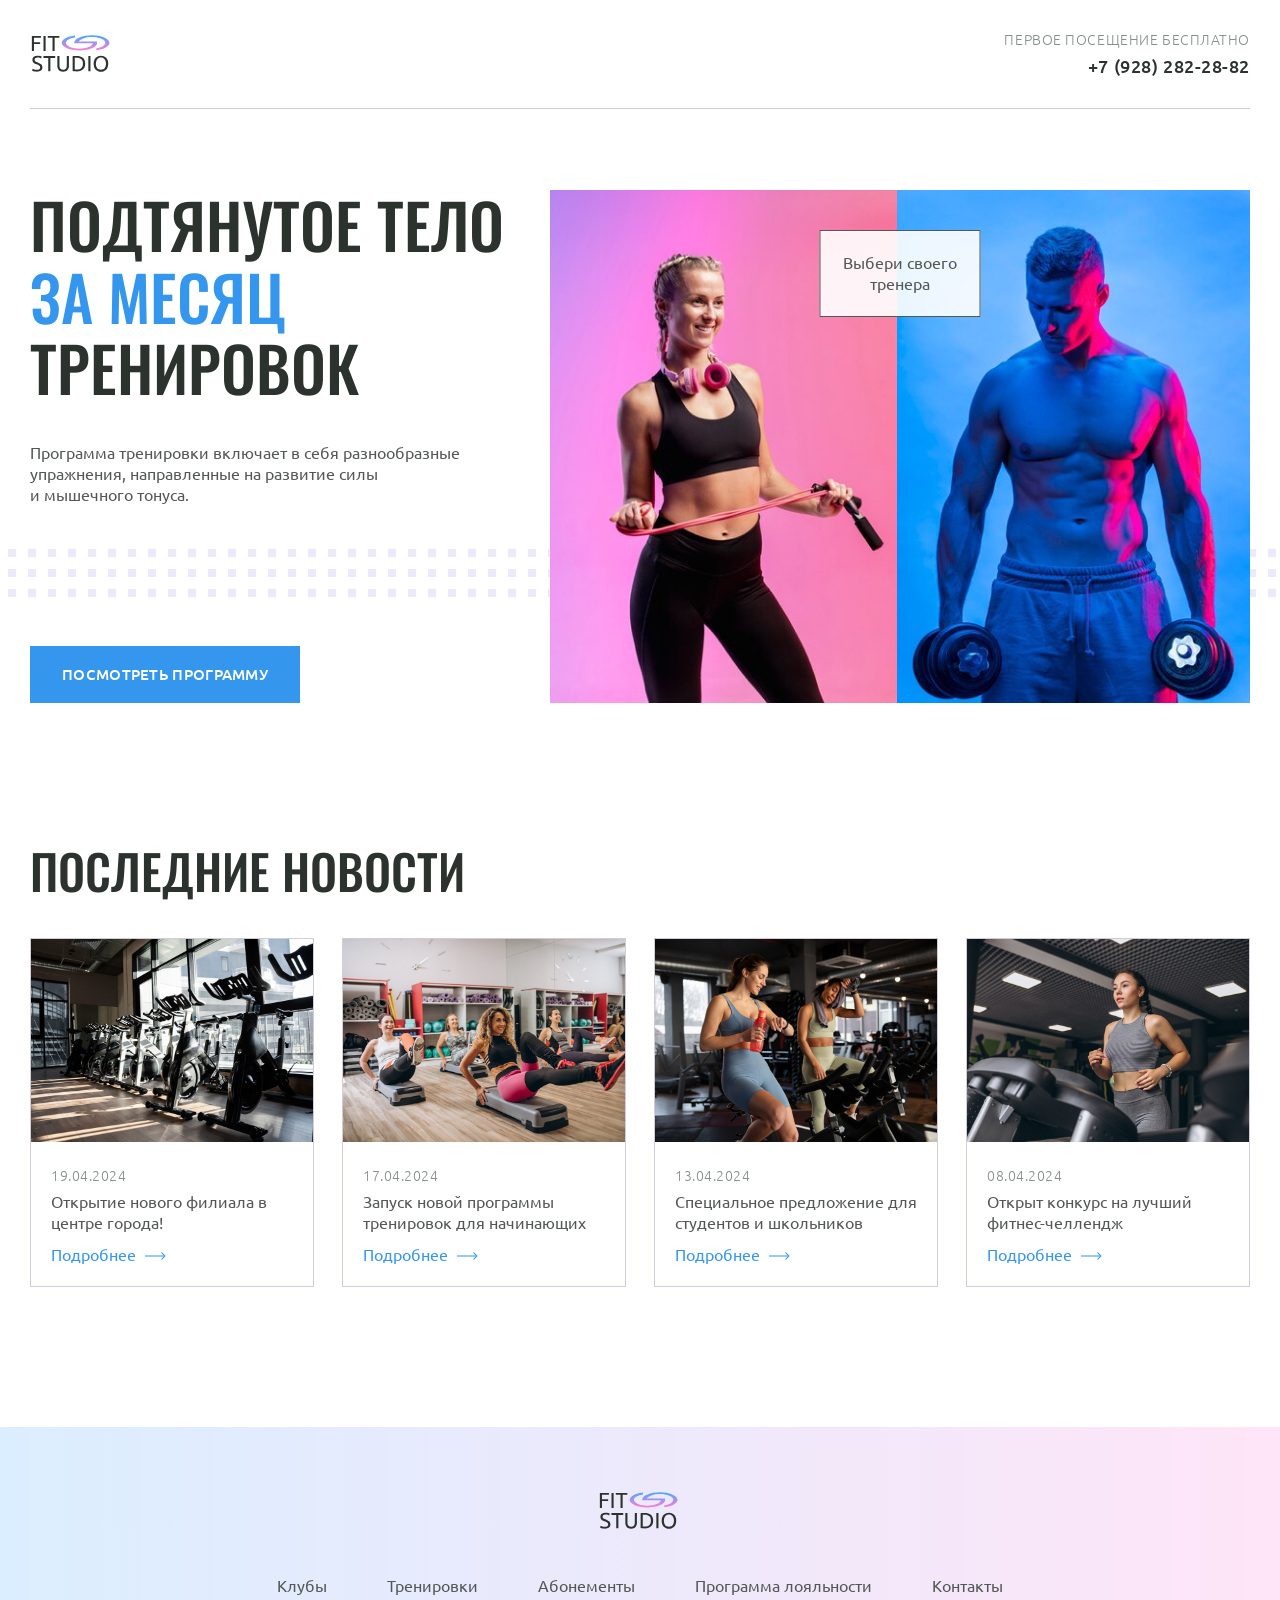
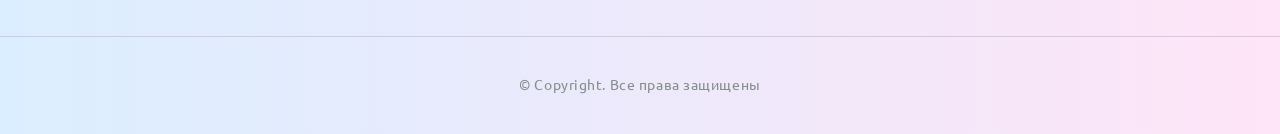
<file: index.html>
<!doctype html>
<html lang="ru">
  <head>
    <meta charset="UTF-8" />
    <meta name="viewport" content="width=device-width, initial-scale=1.0" />
    <title>Fit Studio - Главная</title>
    <link rel="stylesheet" href="./css/normalize.css" />
    <link rel="stylesheet" href="./css/fonts.css" />
    <link rel="stylesheet" href="./css/globals.css" />
    <link rel="stylesheet" href="./css/header.css" />
    <link rel="stylesheet" href="./css/index.css" />
    <link rel="stylesheet" href="./css/footer.css" />
    <link
      rel="icon"
      href="./images/favicon-icon.svg"
      sizes="128x128"
      tipe="image/svg+xml"
    />
  </head>
  <body>
    <header class="header">
      <div class="container">
        <div class="header-inner">
          <a href="/">
            <img
              src="./images/logo-icon.svg.svg"
              width="84"
              height="45"
              alt="Лого фитнеса"
            />
          </a>
          <div class="phone text-sub">
            <p>Первое посещение бесплатно</p>
            <a href="tel:+79282822882">+7 (928) 282-28-82</a>
          </div>
        </div>
      </div>
    </header>
    <section class="hero section">
      <div class="container hero-container">
        <div class="hero-info">
          <h1>Подтянутое тело <strong>за месяц</strong> тренировок</h1>
          <p class="text">
            Программа тренировки включает в себя разнообразные упражнения,
            направленные на развитие силы и мышечного тонуса.
          </p>
          <a class="button" href="#">Посмотреть программу</a>
        </div>
        <div class="hero-images">
          <p class="hero-choose text">Выбери своего тренера</p>
          <img
            src="./images/sporty-woman-img.jpeg.jpg"
            width="347"
            height="513"
            alt="спортик девушка на розовом фоне"
          />
          <img
            src="./images/sporty-man-img.jpeg.jpg"
            width="353"
            height="513"
            alt="спортик мужик на голубом фоне"
          />
        </div>
      </div>
    </section>
    <section class="news section">
      <div class="container">
        <h2 class="title-large">Последние новости</h2>
        <div class="news-container">
          <article class="news-article">
            <header>
              <img
                src="./images/news/news-img-1.jpg"
                width="284"
                height="203"
                alt="велотренажеры в спортивном зале"
              />
              <div class="news-info">
                <time class="news-date text-sub" datetime="2024-04-19"
                  >19.04.2024</time
                >
                <h3 class="text">Открытие нового филиала в центре города!</h3>
              </div>
            </header>
            <footer>
              <a class="news-link" href="article.html"> Подробнее </a>
            </footer>
          </article>
          <article class="news-article">
            <header>
              <img
                src="./images/news/news-img-2.jpg"
                width="284"
                height="203"
                alt="Группа женщин занимается спортом"
              />
              <div class="news-info">
                <time class="news-date text-sub" datetime="2024-04-17"
                  >17.04.2024</time
                >
                <h3 class="text">
                  Запуск новой программы тренировок для начинающих
                </h3>
              </div>
            </header>
            <footer>
              <a class="news-link" href="article.html"> Подробнее </a>
            </footer>
          </article>
          <article class="news-article">
            <header>
              <img
                src="./images/news/news-img-3.jpg"
                width="284"
                height="203"
                alt="Одна женщина пьет а другая смотрит на часы"
              />
              <div class="news-info">
                <time class="news-date text-sub" datetime="2024-04-13"
                  >13.04.2024</time
                >
                <h3 class="text">
                  Специальное предложение для студентов и школьников
                </h3>
              </div>
            </header>
            <footer>
              <a class="news-link" href="article.html"> Подробнее </a>
            </footer>
          </article>
          <article class="news-article">
            <header>
              <img
                src="./images/news/news-img-4.jpg"
                width="284"
                height="203"
                alt="Женщина бежит на беговой дорожке"
              />
              <div class="news-info">
                <time class="news-date text-sub" datetime="2024-04-08"
                  >08.04.2024</time
                >
                <h3 class="text">Открыт конкурс на лучший фитнес-челлендж</h3>
              </div>
            </header>
            <footer>
              <a class="news-link" href="article.html"> Подробнее </a>
            </footer>
          </article>
        </div>
      </div>
    </section>
    <footer class="footer">
      <div class="footer-top">
        <div class="container">
          <a class="footer-logo" href="#">
            <img
              src="./images/logo-icon.svg.svg"
              width="84"
              height="45"
              alt="Лого фитнеса"
            />
          </a>
          <nav class="menu">
            <ul>
              <li><a href="#">Клубы</a></li>
              <li><a href="#">Тренировки</a></li>
              <li><a href="#">Абонементы</a></li>
              <li><a href="#">Программа лояльности</a></li>
              <li><a href="#">Контакты</a></li>
            </ul>
          </nav>
        </div>
      </div>
      <div class="container">
        <p class="copyright">&copy; Copyright. Все права защищены</p>
      </div>
    </footer>
  </body>
</html>
</file>
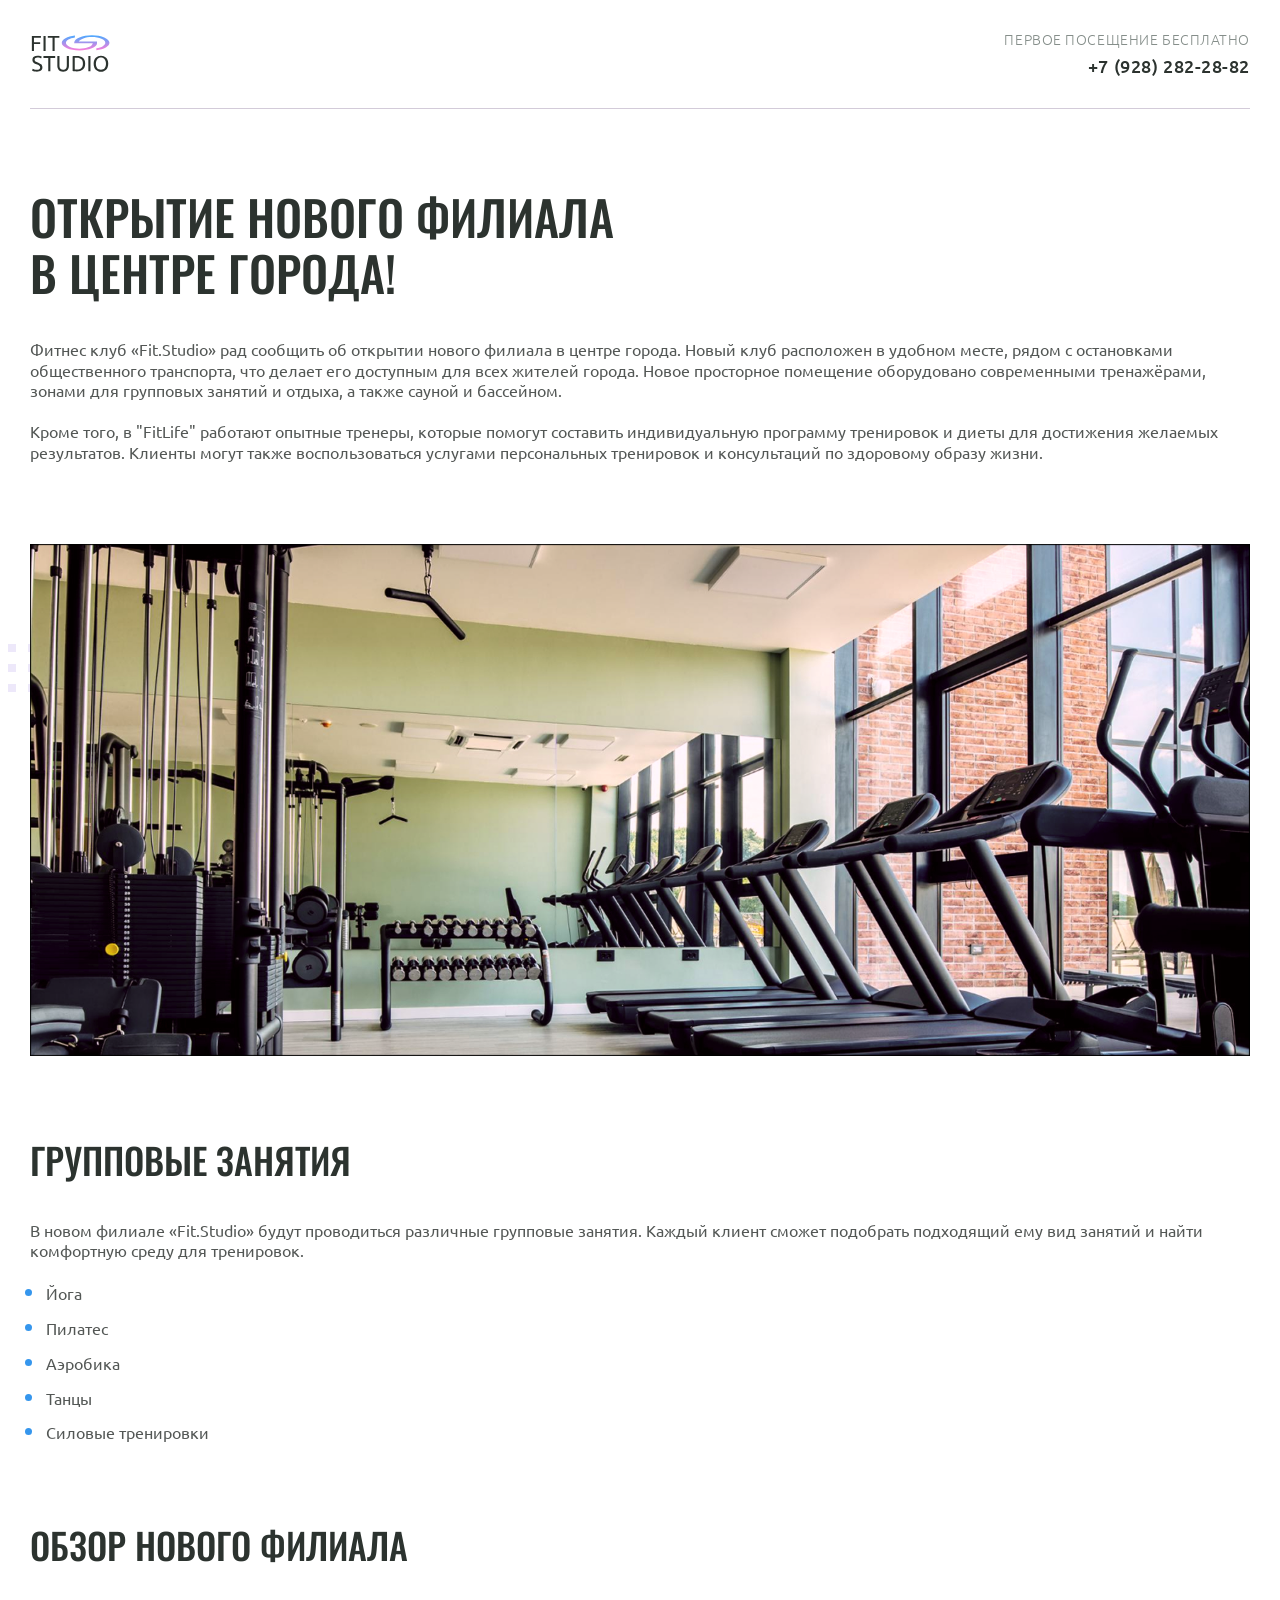
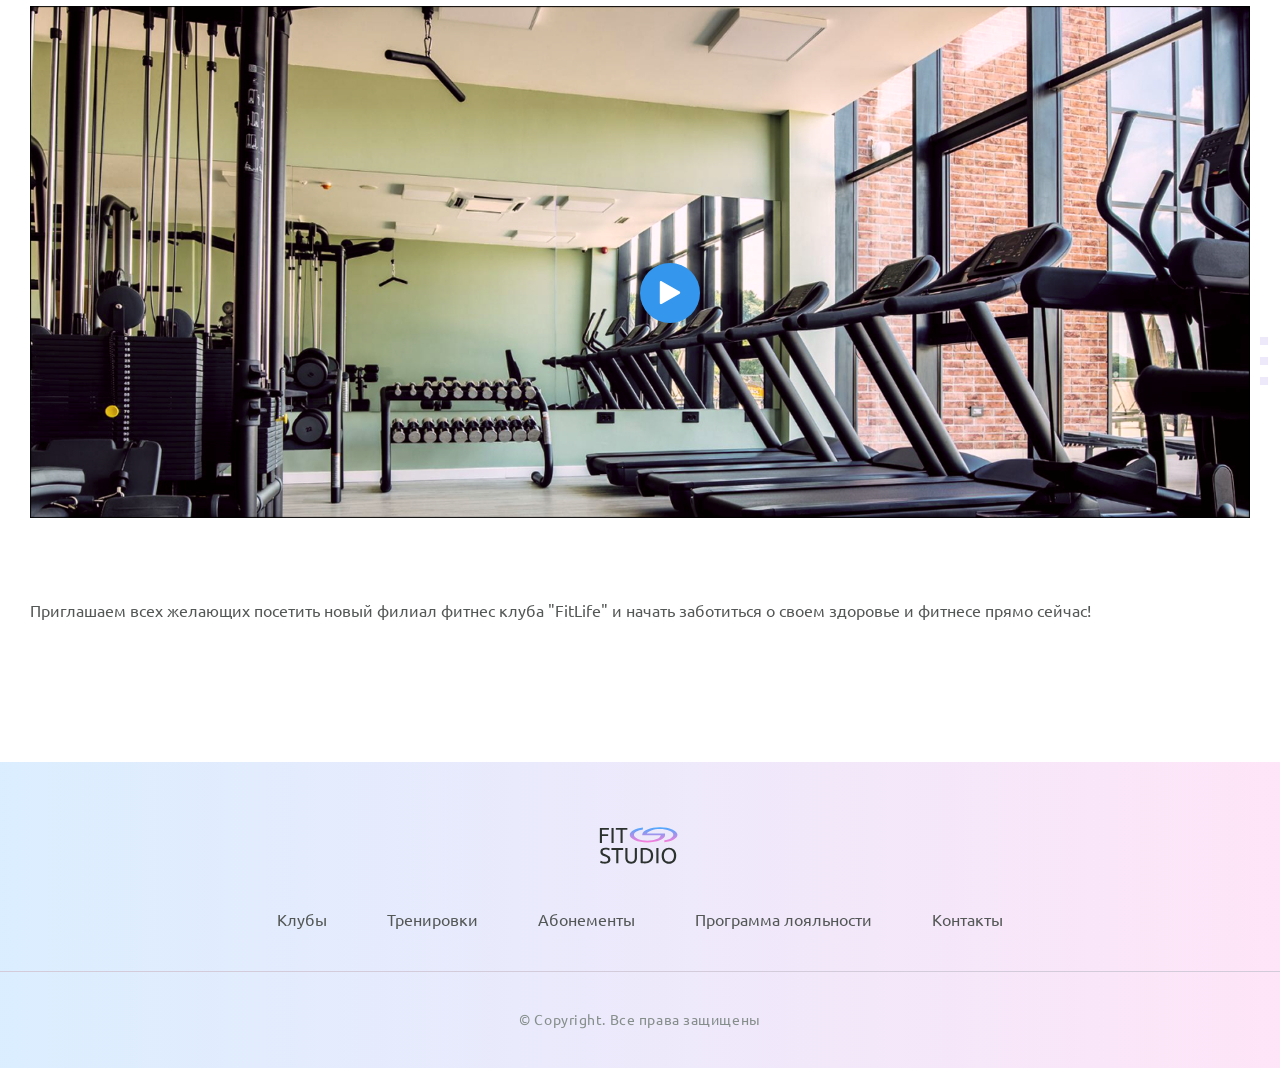
<file: article.html>
<!doctype html>
<html lang="ru">
  <head>
    <meta charset="UTF-8" />
    <meta name="viewport" content="width=device-width, initial-scale=1.0" />
    <title>Fit Studio - Открытие нового филиала!</title>
    <link rel="stylesheet" href="./css/normalize.css" />
    <link rel="stylesheet" href="./css/fonts.css" />
    <link rel="stylesheet" href="./css/globals.css" />
    <link rel="stylesheet" href="./css/header.css" />
    <link rel="stylesheet" href="./css/article.css" />
    <link rel="stylesheet" href="./css/footer.css" />
    <link
      rel="icon"
      href="./images/favicon-icon.svg"
      sizes="128x128"
      tipe="image/svg+xml"
    />
  </head>
  <body>
    <header class="header">
      <div class="container">
        <div class="header-inner">
          <a href="/">
            <img
              src="./images/logo-icon.svg.svg"
              width="84"
              height="45"
              alt="Лого фитнеса"
            />
          </a>
          <div class="phone text-sub">
            <p>Первое посещение бесплатно</p>
            <a href="tel:+79282822882">+7 (928) 282-28-82</a>
          </div>
        </div>
      </div>
    </header>
    <article class="article">
      <div class="container">
        <h1 class="title-large">Открытие нового филиала в центре города!</h1>
        <p class="article-text">
          Фитнес клуб «Fit.Studio» рад сообщить об открытии нового филиала
          в центре города. Новый клуб расположен в удобном месте, рядом
          с остановками общественного транспорта, что делает его доступным
          для всех жителей города. Новое просторное помещение оборудовано
          современными тренажёрами, зонами для групповых занятий и отдыха,
          а также сауной и бассейном.
        </p>
        <p class="article-text article-mb-1">
          Кроме того, в "FitLife" работают опытные тренеры, которые помогут
          составить индивидуальную программу тренировок и диеты для достижения
          желаемых результатов. Клиенты могут также воспользоваться услугами
          персональных тренировок и консультаций по здоровому образу жизни.
        </p>
        <div class="article-decor-wrapper article-decor-wrapper-1 article-mb-1">
          <img
            class="article-img"
            src="./images/gym-img.png"
            width="1220"
            height="512"
            alt="Тренажерный зал"
          />
        </div>
        <h2 class="title-large article-title-medium">Групповые занятия</h2>
        <p class="article-text">
          В новом филиале «Fit.Studio» будут проводиться различные групповые
          занятия. Каждый клиент сможет подобрать подходящий ему вид занятий
          и найти комфортную среду для тренировок.
        </p>
        <ul class="article-list article-text article-mb-1">
          <li class="article-item">Йога</li>
          <li class="article-item">Пилатес</li>
          <li class="article-item">Аэробика</li>
          <li class="article-item">Танцы</li>
          <li class="article-item">Силовые тренировки</li>
        </ul>
        <h2 class="title-large article-title-medium">Обзор нового филиала</h2>
        <div class="article-decor-wrapper article-decor-wrapper-2 article-mb-2">
          <button class="article-play-button">
            <img
              src="./images/play-icon.svg.svg"
              width="24"
              height="24"
              alt="кнопка плэй"
            />
          </button>

          <img
            class="article-img"
            src="./images/gym-img.png"
            width="1220"
            height="512"
            alt="Тренажерный зал"
          />
        </div>
        <p class="article-text">
          Приглашаем всех желающих посетить новый филиал фитнес клуба "FitLife"
          и начать заботиться о своем здоровье и фитнесе прямо сейчас!
        </p>
      </div>
    </article>
    <footer class="footer">
      <div class="footer-top">
        <div class="container">
          <a class="footer-logo" href="#">
            <img
              src="./images/logo-icon.svg.svg"
              width="84"
              height="45"
              alt="Лого фитнеса"
            />
          </a>
          <nav class="menu">
            <ul>
              <li><a href="#">Клубы</a></li>
              <li><a href="#">Тренировки</a></li>
              <li><a href="#">Абонементы</a></li>
              <li><a href="#">Программа лояльности</a></li>
              <li><a href="#">Контакты</a></li>
            </ul>
          </nav>
        </div>
      </div>
      <div class="container">
        <p class="copyright">&copy; Copyright. Все права защищены</p>
      </div>
    </footer>
  </body>
</html>
</file>
<file: css/fonts.css>
@font-face {
  font-family: "Ubuntu";
  src:
    local("Ubuntu"),
    url("../fonts/UbuntuLight.woff2") format("woff2");
  font-weight: 300;
  font-style: normal;
  font-display: swap;
}

@font-face {
  font-family: "Ubuntu";
  src:
    local("Ubuntu"),
    url("../fonts/UbuntuRegular.woff2") format("woff2");
  font-weight: 400;
  font-style: normal;
  font-display: swap;
}

@font-face {
  font-family: "Ubuntu";
  src:
    local("Ubuntu"),
    url("../fonts/UbuntuMedium.woff2") format("woff2");
  font-weight: 500;
  font-style: normal;
  font-display: swap;
}

@font-face {
  font-family: "Oswald";
  src:
    local("Oswald"),
    url("../fonts/OswaldMedium.woff2") format("woff2");
  font-weight: 500;
  font-style: normal;
  font-display: swap;
}

@font-face {
  font-family: "Oswald";
  src:
    local("Oswald"),
    url("../fonts/OswaldSemiBold.woff2") format("woff2");
  font-weight: 600;
  font-style: normal;
  font-display: swap;
}
</file>
<file: css/globals.css>
html {
  font-family: Ubuntu, sans-serif;
  font-weight: 400;
}

*,
*::before,
*::after {
  box-sizing: border-box;
}

body {
  display: flex;
  flex-direction: column;
  min-height: 100vh;
}

h1,
h2,
h3,
h4,
h5,
h6,
p {
  margin: 0;
}

a {
  text-decoration: none;
}

.container {
  max-width: 1250px;
  margin: 0 auto;
  padding: 0 15px;
}

.text {
  font-weight: 400;
  font-size: 16px;
  line-height: 130%;
  color: #535755;
}

.button {
  display: inline-block;
  padding: 19px 32px;
  font-weight: 500;
  font-size: 15px;
  line-height: 130%;
  letter-spacing: 0.02em;
  text-align: center;
  text-transform: uppercase;
  color: #fff;
  background-color: #3596ed;
  transition: opacity 0.2s;
}

.button:hover {
  opacity: 0.85;
}

.section {
  margin-bottom: 140px;
}

.title-large {
  max-width: 596px;
  margin-bottom: 40px;
  font-family: Oswald, sans-serif;
  font-weight: 600;
  font-size: 48px;
  line-height: 115%;
  text-transform: uppercase;
  color: #2c332f;
}

.article-title-medium {
  font-size: 36px;
}

.text-sub {
  font-weight: 300;
  font-size: 14px;
  letter-spacing: 0.04em;
  text-transform: uppercase;
  color: #858e8a;
}
</file>
<file: css/header.css>
.header-inner {
  display: flex;
  justify-content: space-between;
  align-items: center;
  gap: 10px;
  padding-top: 30px;
  padding-bottom: 30px;
  border-bottom: 1px solid #d3cbd9;
}

.phone {
  text-align: right;
}

.phone p {
  margin-bottom: 8px;
}

.phone a {
  font-family: var(--font-family);
  font-weight: 500;
  font-size: 18px;
  color: #2c332f;
  transition: color 0.2s;
}

.phone a:hover {
  color: #3596ed;
}
</file>
<file: css/index.css>
.hero {
  position: relative;
  padding-top: 80px;
}

.hero::after {
  content: "";
  position: absolute;
  bottom: 106px;
  z-index: -1;
  width: 100%;
  height: 48px;
  background: url(../images/decor-large-icon.svg) repeat-x;
}

.hero-container {
  display: flex;
  align-items: center;
  gap: 28px;
}

.hero h1 {
  margin-bottom: 40px;
  font-family: Oswald, sans-serif;
  font-weight: 600;
  font-size: 62px;
  line-height: 115%;
  text-transform: uppercase;
  color: #2c332f;
}

.hero h1 strong {
  font-weight: 600;
  color: #3596ed;
}

.hero-info .text {
  max-width: 440px;
  margin-bottom: 140px;
}

.hero-images {
  position: relative;
  display: flex;
}

.hero-choose {
  position: absolute;
  top: 40px;
  left: 50%;
  transform: translateX(-50%);
  max-width: 161px;
  padding: 22px;
  background: rgba(255, 255, 255, 0.9);
  border: 1px solid #535755;
  text-align: center;
}
.news-container {
  display: flex;
  gap: 28px;
}

.news-article {
  display: flex;
  flex-direction: column;
  max-width: 284px;
  background-color: #fff;
  border: 1px solid #d3cbd9;
  overflow: hidden;
}

.new-article img {
  display: block;
}

.news-info {
  padding: 20px 20px 0;
  margin-bottom: 12px;
}

.news-date {
  display: inline-block;
  margin-bottom: 8px;
}

.news-article footer {
  padding: 0 20px 20px;
  margin-top: auto;
}

.news-link {
  display: inline-flex;
  align-items: center;
  gap: 8px;
  font-weight: 400;
  font-size: 16px;
  line-height: 130%;
  color: #3596ed;
}

.news-link::after {
  content: " ";
  display: inline-block;
  width: 22px;
  height: 9px;
  background-image: url("../images/arrow-right-icon.svg");
  transition: transform 0.2s;
}

.news-link:hover::after {
  transform: translateX(5px);
}
</file>
<file: css/footer.css>
.footer {
  padding: 60px 0 40px;
  margin-top: auto;
  background-image: linear-gradient(
    90deg,
    rgba(73, 169, 255, 0.2) 0%,
    rgba(252, 124, 217, 0.2) 100%
  );
  text-align: center;
}

.footer-top {
  padding-bottom: 40px;
  margin-bottom: 40px;
  border-bottom: 1px solid #d3cbd9;
}

.footer-logo {
  display: inline-block;
  margin-bottom: 40px;
}

.menu ul {
  display: flex;
  justify-content: center;
  gap: 60px;
  align-items: center;
  list-style: none;
  margin: 0;
  padding: 0;
}

.menu a {
  font-weight: 400;
  font-size: 16px;
  line-height: 130%;
  color: #535755;
  transition: color 0.2s;
}

.menu a:hover {
  color: #3596ed;
}

.copyright {
  font-weight: 400;
  font-size: 14px;
  letter-spacing: 0.04em;
  color: #858e8a;
}
</file>
<file: css/article.css>
.article {
  padding-top: 80px;
  padding-bottom: 120px;
}

.article-text {
  margin-bottom: 20px;
  font-weight: 400;
  font-size: 16px;
  line-height: 130%;
  color: #535755;
}

.article-mb-1 {
  margin-bottom: 80px;
}

.article-mb-2 {
  margin-bottom: 80px;
}

.article-decor-wrapper {
  position: relative;
}
.article-decor-wrapper::before {
  content: "";
  position: absolute;
  z-index: -1;
  background: url("../images/decor-icon.svg.svg") no-repeat;
  width: 528px;
  height: 48px;
}

.article-decor-wrapper-1::before {
  top: 100px;
  left: -350px;
}

.article-decor-wrapper-2::before {
  right: -350px;
  bottom: 136px;
}

.article-img {
  width: 100%;
}

.article-list {
  margin-top: 0;
  padding-left: 16px;
}

.article-item {
  margin-bottom: 12px;
}

.article-item::marker {
  font-size: 22px;
  color: #3596ed;
}

.article-play-button {
  position: absolute;
  top: 50%;
  left: 50%;
  display: flex;
  align-items: center;
  justify-content: center;
  width: 60px;
  height: 60px;
  padding: 0;
  background-color: #3596ed;
  border: none;
  border-radius: 50%;
  cursor: pointer;
}
</file>
